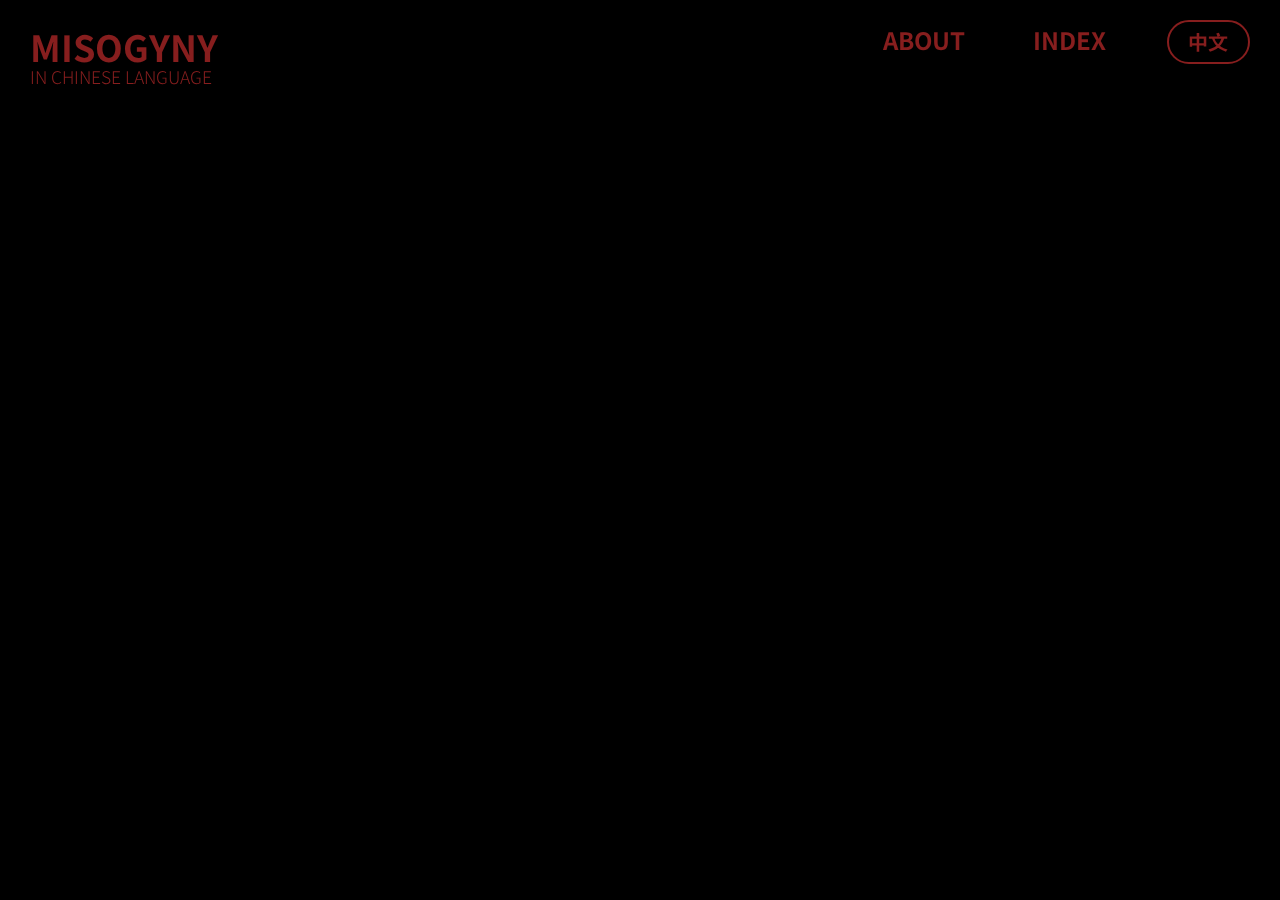
<file: index.html>
<!DOCTYPE html>
<html>
<head>
	<meta charset="utf-8">
	<meta name="viewport" content="width=device-width, initial-scale=1">
	<title>中文中的厌女 Misogyny in Chinese Language</title>
	<link rel="stylesheet" href="assets/main.css">
    <link rel="preconnect" href="https://fonts.googleapis.com">
    <link rel="preconnect" href="https://fonts.gstatic.com" crossorigin>
    <link href="https://fonts.googleapis.com/css2?family=Noto+Sans+SC:wght@100;300;400;500;700;900&family=Noto+Sans+TC:wght@100;300;400;500;700;900&family=Noto+Serif+SC:wght@200;300;400;500;600;700;900&family=Noto+Serif+TC:wght@200;300;400;500;600;700;900&display=swap" rel="stylesheet">
</head>
<body>

    <div class="container">
        <div class="titleeng">
            <div class="maintitle">Misogyny</div>
            <div class="subtitle">in Chinese Language</div>
            <div class="language">中文</div>
        </div>
        
        <div class="menu">
            <div class="about"><a href=./about/index.html>About</a></div>
            <div class="index"><a href=./index/index.html>Index</a></div>
        </div>
            <div id="data-output" class="resize"></div>
    </div>

    <script src="assets/main.js"></script>

</body>
</html>
</file>
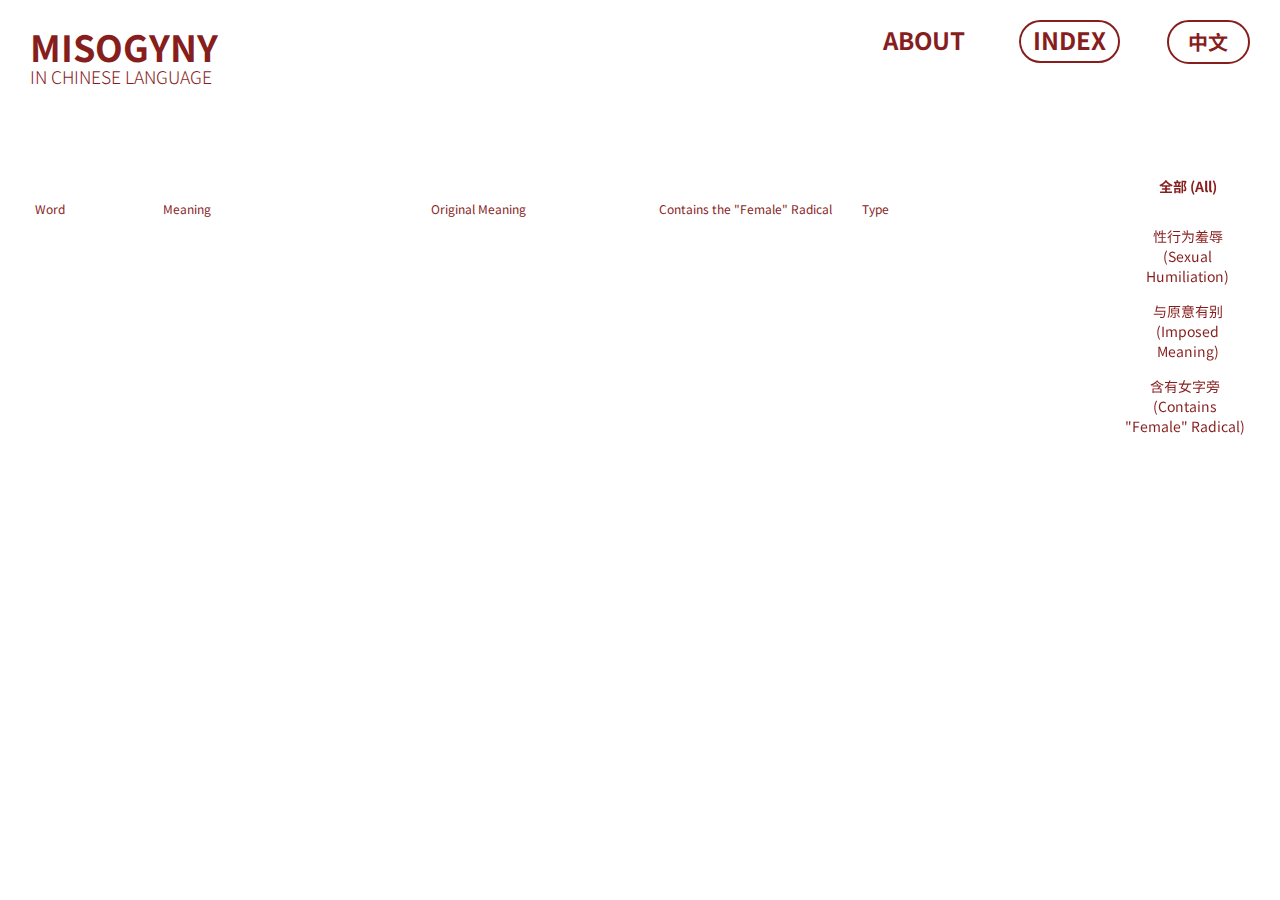
<file: index/index.html>
<!DOCTYPE html>
<html>
<head>
	<meta charset="utf-8">
	<meta name="viewport" content="width=device-width, initial-scale=1">
	<title>Index</title>
	<link rel="stylesheet" href="assets/main.css">
    <link rel="preconnect" href="https://fonts.googleapis.com">
    <link rel="preconnect" href="https://fonts.gstatic.com" crossorigin>
    <link href="https://fonts.googleapis.com/css2?family=Noto+Sans+SC:wght@100;300;400;500;700;900&family=Noto+Sans+TC:wght@100;300;400;500;700;900&family=Noto+Serif+SC:wght@200;300;400;500;600;700;900&family=Noto+Serif+TC:wght@200;300;400;500;600;700;900&display=swap" rel="stylesheet">
</head>
<body>

    <div class="container">
        <div class="titleeng">
            <a href="../index.html">
            <div class="maintitle">Misogyny</div>
            <div class="subtitle">in Chinese Language</div>
            </a>
             <div class="language">中文</div>
        </div>
        
        <div class="menu">
            <div class="about"><a href="../about/index.html">About</a></div>
            <div class="index"><a href="../index/index.html">Index</a></div>
        </div>
    </div>
            <div class="columnlead">
                <div class="column1">Word</div>
                <div class="column2">Meaning</div>
                <div class="column3">Original Meaning</div>
                <div class="column4">Contains the "Female" Radical</div>
                <div class="column5">Type</div>
            </div>
            <div id="grid-container"></div>

        <div class="button-container">
            <button id="filter-all">全部 (All)</button>
            <button id="filter-imposed">与原意有别 (Imposed Meaning)</button>
            <button id="filter-fem">含有女字旁 (Contains "Female" Radical) </button>
            <button id="filter-humi">性行为羞辱 (Sexual Humiliation) </button>
            <div id="count"></div>
        </div>

        <div id="phone-grid"></div>

    <script src="assets/main.js"></script>

</body>
</html>
</file>
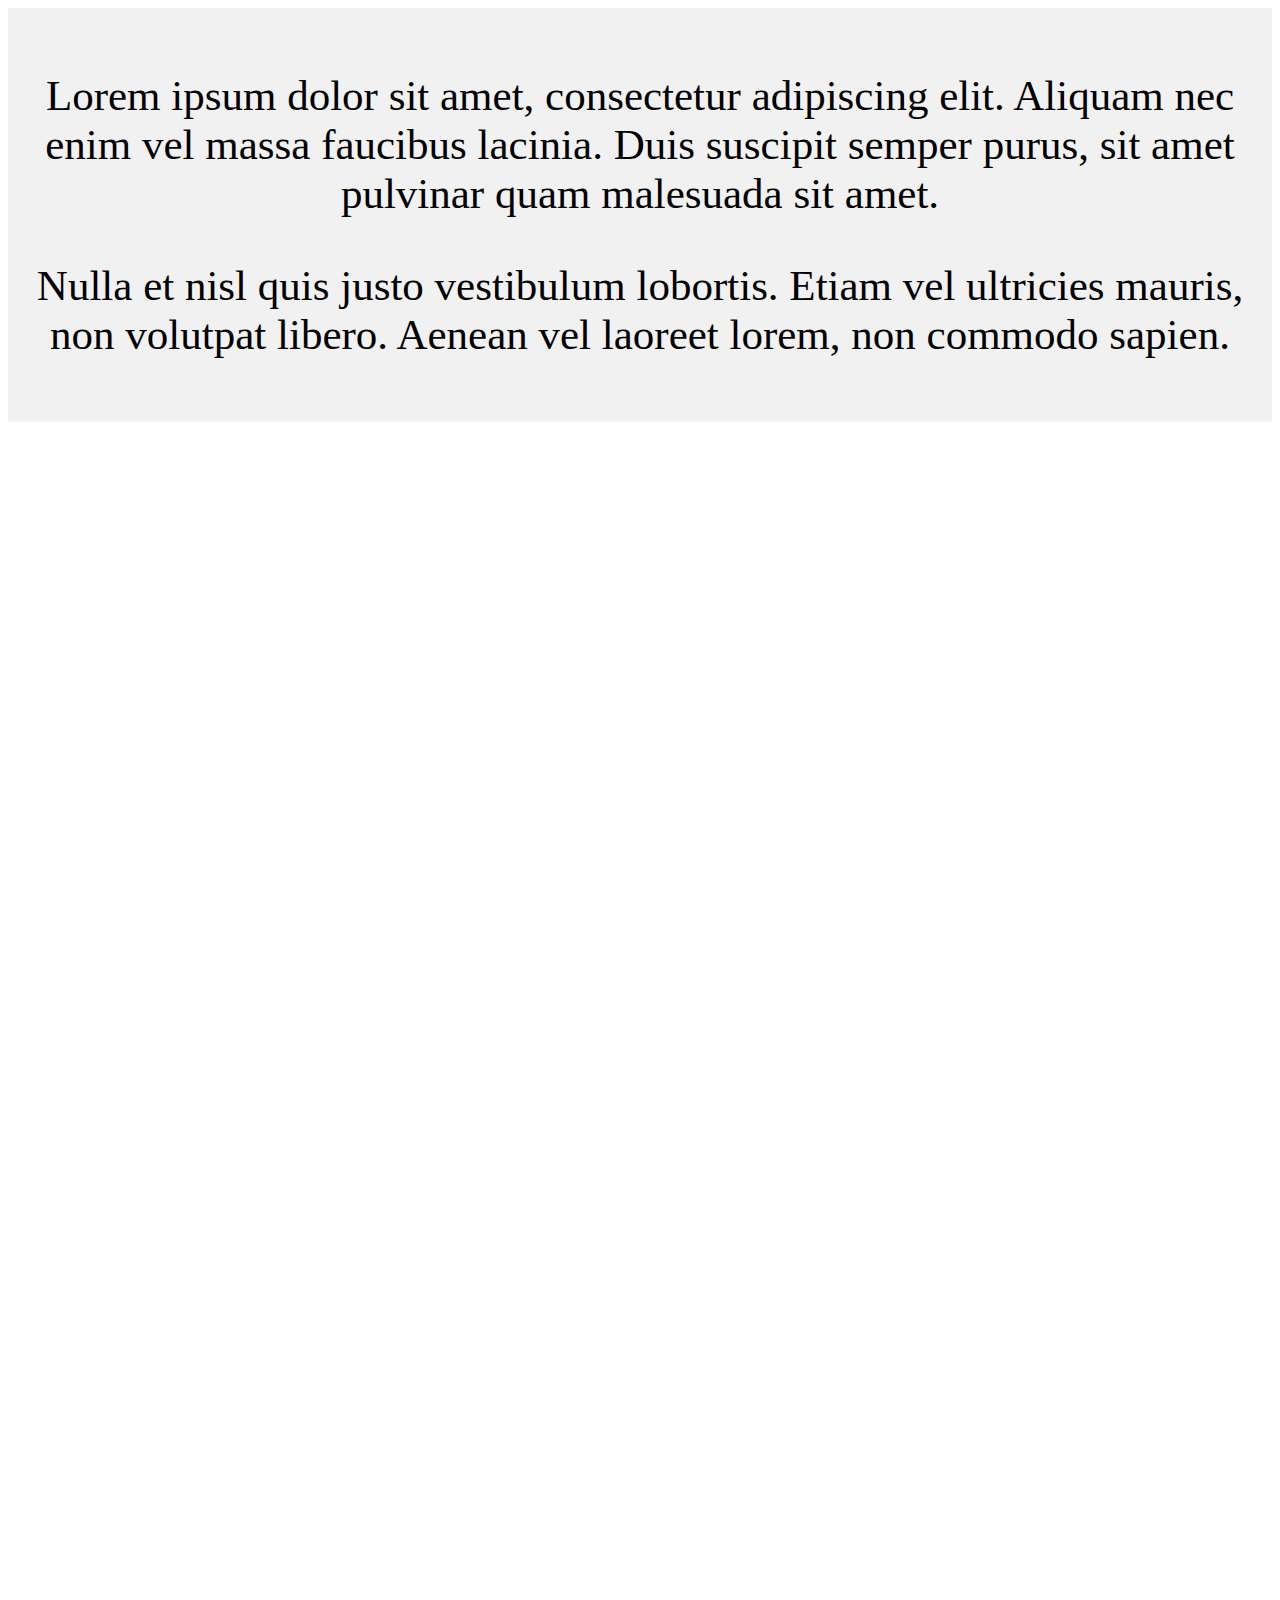
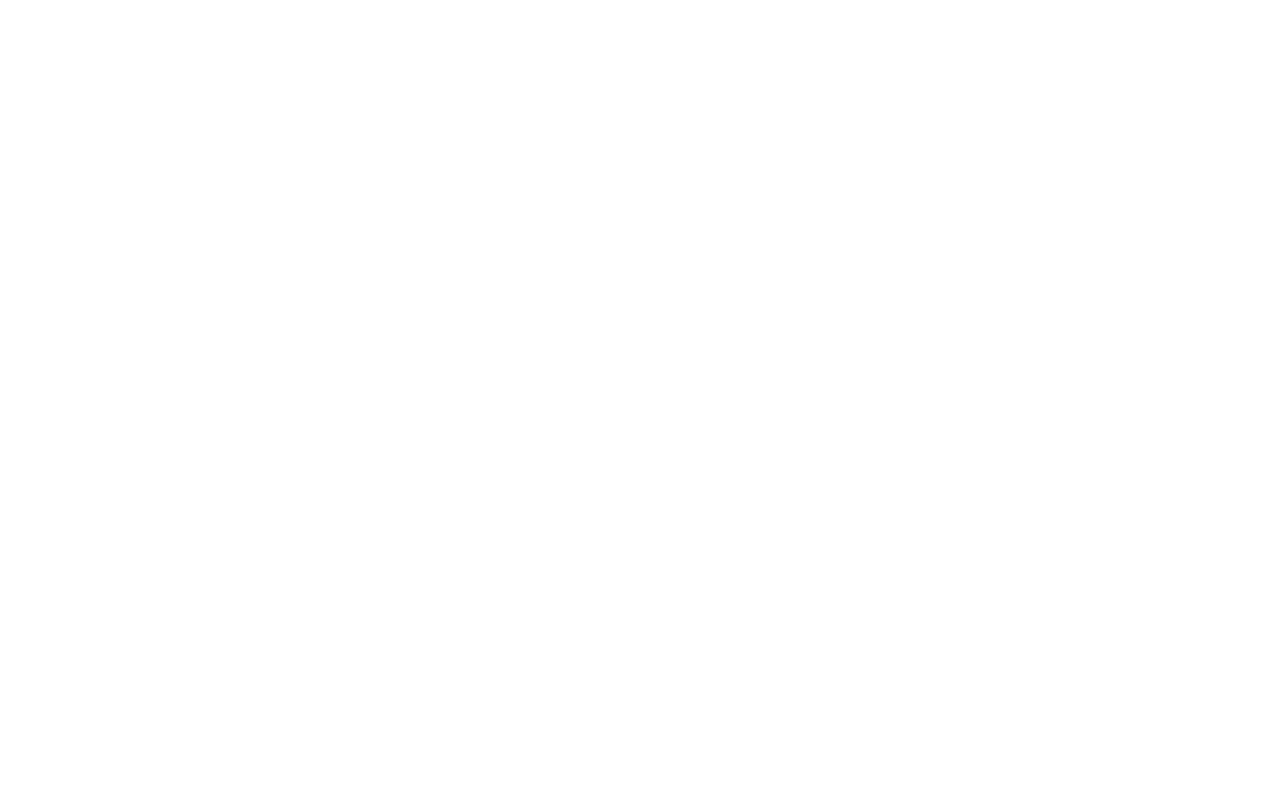
<file: trial/index.html>
<!DOCTYPE html>
<html>
<head>
	<style>
		#myDiv {
			background-color: #f1f1f1;
			padding: 20px;
			text-align: center;
			font-size: 16px; /* Default font size */
		}
	</style>
</head>
<body onload="adjustFontSize()">
	<div id="myDiv">
		<p>Lorem ipsum dolor sit amet, consectetur adipiscing elit. Aliquam nec enim vel massa faucibus lacinia. Duis suscipit semper purus, sit amet pulvinar quam malesuada sit amet.</p>
		<p>Nulla et nisl quis justo vestibulum lobortis. Etiam vel ultricies mauris, non volutpat libero. Aenean vel laoreet lorem, non commodo sapien.</p>
	</div>
	<script>
		function adjustFontSize() {
			var windowHeight = window.innerHeight;
			var myDivHeight = document.getElementById("myDiv").offsetHeight;
			var currentFontSize = parseInt(window.getComputedStyle(document.getElementById("myDiv")).fontSize);

			var newFontSize = Math.floor(currentFontSize * (windowHeight / myDivHeight));
			document.getElementById("myDiv").style.fontSize = newFontSize + "px";
		}
		window.onresize = adjustFontSize;
	</script>
</body>
</html>
</file>
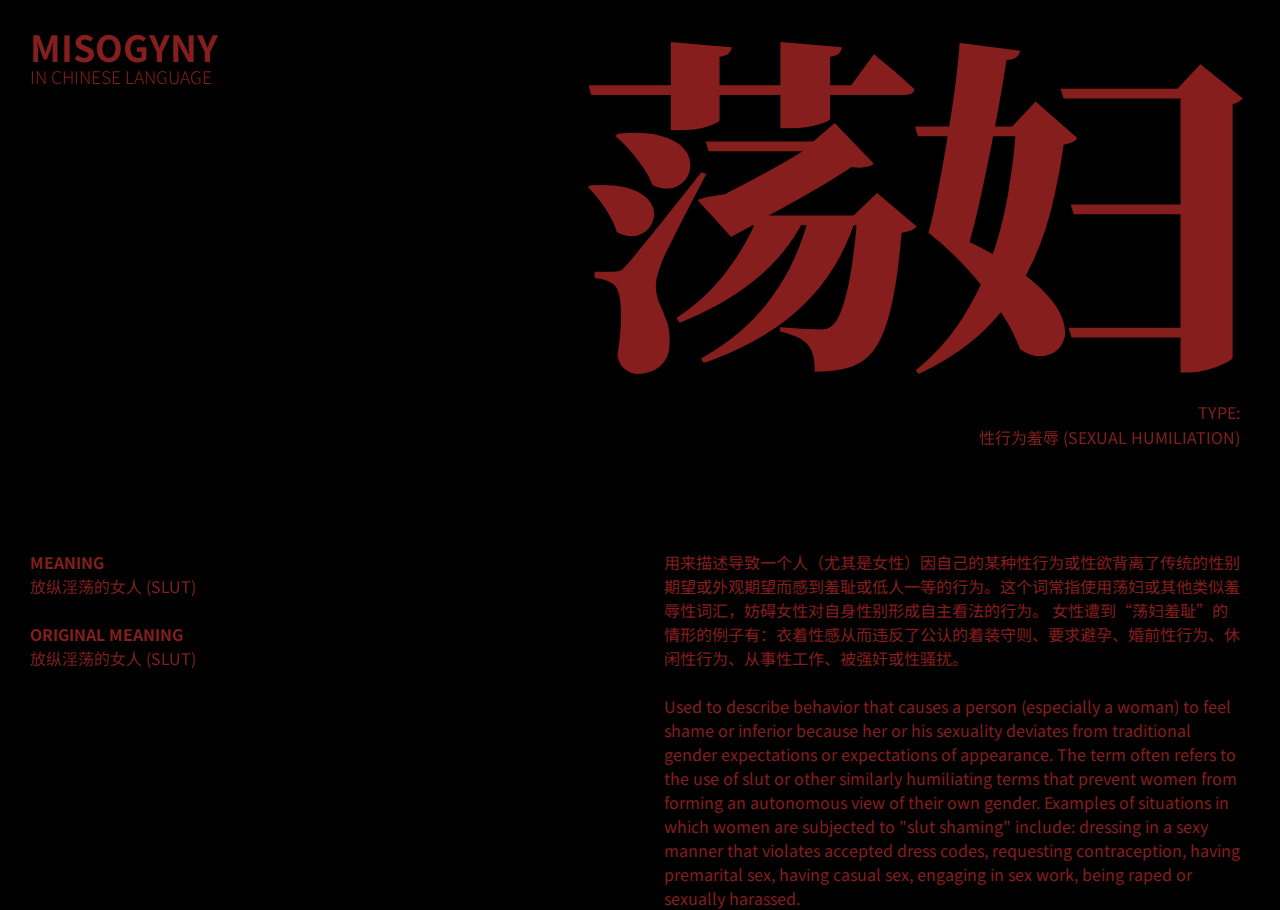
<file: word2/index.html>
<!DOCTYPE html>
<html>
<head>
	<meta charset="utf-8">
	<meta name="viewport" content="width=device-width, initial-scale=1">
	<title>荡妇</title>
	<link rel="stylesheet" href="assets/main.css">
    <link rel="preconnect" href="https://fonts.googleapis.com">
    <link rel="preconnect" href="https://fonts.gstatic.com" crossorigin>
    <link href="https://fonts.googleapis.com/css2?family=Noto+Sans+SC:wght@100;300;400;500;700;900&family=Noto+Sans+TC:wght@100;300;400;500;700;900&family=Noto+Serif+SC:wght@200;300;400;500;600;700;900&family=Noto+Serif+TC:wght@200;300;400;500;600;700;900&display=swap" rel="stylesheet">
</head>
<body>

	<div class="black"></div>

    <div class="container">
        <div class="titleeng">
            <a href="../index.html">
            <div class="maintitle">Misogyny</div>
            <div class="subtitle">in Chinese Language</div>
            </a>
        </div>
	</div>

	<div class="content">
		<div class="detailword">荡妇</div>
	</div>

	<div class="def">
		<div class="meaning">Meaning</div>
		<div class="def1">放纵淫荡的女人 (slut)</div>
		<br>
		<div class="origin">original Meaning</div>
		<div class="def2">放纵淫荡的女人 (slut)</div>
	</div>

	<div class="tag">
		<div class="type">Type:</div>
		<a href="../index/index.html">性行为羞辱 (Sexual Humiliation)</a>
	</div>


	<div class="exp">
		<div class="p">用来描述导致一个人（尤其是女性）因自己的某种性行为或性欲背离了传统的性别期望或外观期望而感到羞耻或低人一等的行为。这个词常指使用荡妇或其他类似羞辱性词汇，妨碍女性对自身性别形成自主看法的行为。
			女性遭到“荡妇羞耻”的情形的例子有：衣着性感从而违反了公认的着装守则、要求避孕、婚前性行为、休闲性行为、从事性工作、被强奸或性骚扰。
			<br>
			<br>
			Used to describe behavior that causes a person (especially a woman) to feel shame or inferior because her or his sexuality deviates from traditional gender expectations or expectations of appearance. The term often refers to the use of slut or other similarly humiliating terms that prevent women from forming an autonomous view of their own gender.
			Examples of situations in which women are subjected to "slut shaming" include: dressing in a sexy manner that violates accepted dress codes, requesting contraception, having premarital sex, having casual sex, engaging in sex work, being raped or sexually harassed.</div>
	</div>

</body>
</html>
</file>
<file: assets/main.css>
body  {
    background-color: black;
    overflow-y: hidden;
}

.maintitle {
font-family: 'Noto Sans SC';
font-style: normal;
font-weight: 700;
font-size: 36px;
line-height: 53px;
text-transform: uppercase;

color: #871E1E;
position: fixed;
top: 20px;
left: 30px;
}

.subtitle {
    font-family: 'Noto Sans SC';
    font-style: normal;
    font-weight: 300;
    font-size: 17.5px;
    line-height: 53px;
    text-transform: uppercase;
    
    color: #871E1E;
    position: fixed;
    top: 50px;
    left: 30px;
}

.about {

    font-family: 'Noto Sans SC';
    font-style: normal;
    font-weight: 700;
    font-size: 24px;
    line-height: 36px;
    text-transform: uppercase;
    border: 2.5px solid transparent;
    color: #871E1E;
    width: 95px;
    position: fixed;
    right: 300px;
    top: 20px;
    padding-left: 12px;
    padding-bottom: 3px;
}

.about:hover {
    border: 2.5px solid #871E1E;
    border-radius: 50px;
}

.index {
    font-family: 'Noto Sans SC';
    font-style: normal;
    font-weight: 700;
    font-size: 24px;
    line-height: 36px;
    text-transform: uppercase;
    border: 2.5px solid transparent;
    color: #871E1E;
    width: 85px;
    position: fixed;
    right: 160px;
    top: 20px;
    padding-left: 12px;
    padding-bottom: 3px;
}

.index:hover {
    border: 2.5px solid #871E1E;
    border-radius: 50px;
}

.language {
    font-family: 'Noto Sans SC';
    font-style: normal;
    font-weight: 700;
    font-size: 20px;
    line-height: 36px;
    text-transform: uppercase;
    border: 2.5px solid #871E1E;
    border-radius: 50px;
    color: #871E1E;
    width: 60px;
    height: 30px;
    position: fixed;
    right: 30px;
    top: 20px;
    padding-left: 19px;
    padding-top: 1.5px;
    padding-bottom: 8px;
}

a:link { 
    text-decoration: none; 
    color: #871E1E;

}
a:visited { 
    text-decoration: none; color: #871E1E;
}
a:hover { text-decoration: none; }
a:active { text-decoration: none; }

#data-output {
    color: #871E1E;
    font-family: 'Noto Serif SC', serif;
    font-weight: 900;
    position: absolute;
    top: 65px;
    left: 135px;
    border: 1px solid transparent;
    width: 800px;
}

.word1 {
 /* 破鞋 */

font-family: 'Noto Serif SC';
font-style: normal;
font-weight: 900;
font-size: 180px;
letter-spacing: -0.05em;
line-height: 150px;

color: #871E1E;
position: absolute;
left: 10px;
top: 50px;
width: 350px;
}

.word1:hover {
    cursor: pointer;
}

.word2 {
/* 荡妇 */

font-family: 'Noto Serif SC';
font-style: normal;
font-weight: 900;
font-size: 280px;
line-height: 250px;
/* or 100% */
letter-spacing: -0.05em;
color: #871E1E;
position: absolute;
top: 220px;
left: 175px;
width: 550px;
}

.word3 {
/* 黑木耳 */
font-family: 'Noto Serif SC';
font-style: normal;
font-weight: 900;
font-size: 128px;
line-height: 184px;
letter-spacing: -0.05em;

color: #871E1E;
position: absolute;
top: 55px;
left: 362px;
width: 100%;
}

.word4 {
/* 捞女 */
font-family: 'Noto Serif SC';
font-style: normal;
font-weight: 900;
font-size: 100px;
line-height: 138px;
letter-spacing: -0.05em;
color: #871E1E;
position: absolute;
top: 200px;
left: -10px;
width: 100%;
}

.word5 {
/* 女拳 */
font-family: 'Noto Serif SC';
font-style: normal;
font-weight: 900;
font-size: 110px;
line-height: 138px;
letter-spacing: -0.05em;

color: #871E1E;
position: absolute;
left: 470px;
top: 470px;
width: 100%;
}

.word6 {
/* 娼妓 */
font-family: 'Noto Serif SC';
font-style: normal;
font-weight: 900;
font-size: 170px;
line-height: 244px;
letter-spacing: -0.05em;

color: #871E1E;
position: absolute;
left: 710px;
top: 140px;
width: 100%;
}

.word7 {
/* 嫉妒 */
font-family: 'Noto Serif SC';
font-style: normal;
font-weight: 900;
font-size: 200px;
line-height: 287px;
letter-spacing: -0.05em;

color: #871E1E;
position: absolute;
top: 300px;
left: 980px;
width: 100%;
}

.word8 {
    /* 公交车 */
font-family: 'Noto Serif SC';
font-style: normal;
font-weight: 900;
font-size: 128px;
line-height: 184px;
letter-spacing: -0.05em;

color: #871E1E;
position: absolute;
top: 460px;
left: 100px;
width: 100%;
}

.word9 {
/* 坦克 */
font-family: 'Noto Serif SC';
font-style: normal;
font-weight: 900;
font-size: 128px;
line-height: 184px;
letter-spacing: -0.05em;

color: #871E1E;
position: absolute;
left: 730px;
top: 30px;
width: 100%;
}

.word10 {
/* 母狗 */
font-family: 'Noto Serif SC';
font-style: normal;
font-weight: 900;
font-size: 280px;
line-height: 402px;
letter-spacing: -0.05em;

color: #871E1E;
position: absolute;
left: 1025px;
width: 100%;
}

.word11 {
    /* 幕刃 */
    font-family: 'Noto Serif SC';
    font-style: normal;
    font-weight: 900;
    font-size: 125px;
    line-height: 402px;
    letter-spacing: -0.05em;
    
    color: #871E1E;
    position: absolute;
    left: 1370px;
    top: 210px;
    width: 100%;
}

.word12 {
        /* 名媛 */
        font-family: 'Noto Serif SC';
        font-style: normal;
        font-weight: 900;
        font-size: 260px;
        line-height: 402px;
        letter-spacing: -0.05em;
        
        color: #871E1E;
        position: absolute;
        left: 1610px;
        top: 150px; 
        width: 100%;   
}

.word13 {
    /* 婊子 */
    font-family: 'Noto Serif SC';
    font-style: normal;
    font-weight: 900;
    font-size: 225px;
    line-height: 402px;
    letter-spacing: -0.05em;
    
    color: #871E1E;
    position: absolute;
    left: 2105px;
    top: 95px; 
    width: 100%;  
}

.word14 {
    /* 傻逼 */
    font-family: 'Noto Serif SC';
    font-style: normal;
    font-weight: 900;
    font-size: 130px;
    line-height: 402px;
    letter-spacing: -0.05em;
    
    color: #871E1E;
    position: absolute;
    left: 2035px;
    top: -80px; 
    width: 100%;  
}

.word15 {
        /* 奴 */
        font-family: 'Noto Serif SC';
        font-style: normal;
        font-weight: 900;
        font-size: 275px;
        line-height: 402px;
        letter-spacing: -0.05em;
        
        color: #871E1E;
        position: absolute;
        left: 708px;
        top: 275px;
        width: 100%;
}

.word16 {
        /* 婢 */
        font-family: 'Noto Serif SC';
        font-style: normal;
        font-weight: 900;
        font-size: 150px;
        line-height: 402px;
        letter-spacing: -0.05em;
        
        color: #871E1E;
        position: absolute;
        left: 1300px;
        top: 350px; 
        width: 100%;
}

.word17 {
    /* 长舌妇 */
    font-family: 'Noto Serif SC';
    font-style: normal;
    font-weight: 900;
    font-size: 160px;
    line-height: 402px;
    letter-spacing: -0.05em;
    
    color: #871E1E;
    position: absolute;
    left: 1570px;
    top: -50px; 
    width: 100%;
}

.word18 {
    /* 小姐 */
    font-family: 'Noto Serif SC';
    font-style: normal;
    font-weight: 900;
    font-size: 170px;
    line-height: 402px;
    letter-spacing: -0.05em;
    
    color: #871E1E;
    position: absolute;
    left: 2090px;
    top: 290px; 
    width: 100%;
}

.word19 {
    /* 拜金女 */
    font-family: 'Noto Serif SC';
    font-style: normal;
    font-weight: 900;
    font-size: 220px;
    line-height: 402px;
    letter-spacing: -0.05em;
    
    color: #871E1E;
    position: absolute;
    left: 2420px;
    top: 310px; 
    width: 100%;
}

.word20 {
    /* 田园女权 */
    font-family: 'Noto Serif SC';
    font-style: normal;
    font-weight: 900;
    font-size: 120px;
    line-height: 402px;
    letter-spacing: -0.05em;
    
    color: #871E1E;
    position: absolute;
    left: 1500px;
    top: 345px; 
    width: 100%;
}

.word21 {
    /* 女司机 */
    font-family: 'Noto Serif SC';
    font-style: normal;
    font-weight: 900;
    font-size: 100px;
    line-height: 402px;
    letter-spacing: -0.05em;
    
    color: #871E1E;
    position: absolute;
    left: 2295px;
    top: -55px; 
    width: 100%;
}

.word22 {
    /* 女玩家 */
    font-family: 'Noto Serif SC';
    font-style: normal;
    font-weight: 900;
    font-size: 150px;
    line-height: 402px;
    letter-spacing: -0.05em;
    
    color: #871E1E;
    position: absolute;
    left: 4435px;
    top: 340px; 
    width: 100%;
}

.word23 {
    /* 母老虎 */ 
    font-family: 'Noto Serif SC';
    font-style: normal;
    font-weight: 900;
    font-size: 150px;
    line-height: 402px;
    letter-spacing: -0.05em;
    
    color: #871E1E;
    position: absolute;
    left: 2945px;
    top: -80px; 
    width: 100%;
}

.word24 {
    /* 狐狸精 */
    font-family: 'Noto Serif SC';
    font-style: normal;
    font-weight: 900;
    font-size: 130px;
    line-height: 402px;
    letter-spacing: -0.05em;
    
    color: #871E1E;
    position: absolute;
    left: 2540px;
    top: 145px; 
    width: 100%;
}

.word25 {
    /* 小三 */
    font-family: 'Noto Serif SC';
    font-style: normal;
    font-weight: 900;
    font-size: 200px;
    line-height: 402px;
    letter-spacing: -0.05em;
    
    color: #871E1E;
    position: absolute;
    left: 2565px;
    top: -25px; 
    width: 100%;
}

.word26 {
    /* 整容脸 */
    font-family: 'Noto Serif SC';
    font-style: normal;
    font-weight: 900;
    font-size: 125px;
    line-height: 402px;
    letter-spacing: -0.05em;
    
    color: #871E1E;
    position: absolute;
    left: 3515px;
    top: -60px; 
    width: 100%;

}

.word27 {
    /* 贱货 */ 
    font-family: 'Noto Serif SC';
    font-style: normal;
    font-weight: 900;
    font-size: 100px;
    line-height: 402px;
    letter-spacing: -0.05em;
    
    color: #871E1E;
    position: absolute;
    left: 2920px;
    top: 110px; 
    width: 100%;
}

.word28 {
    /* 鸡巴套子 */
    font-family: 'Noto Serif SC';
    font-style: normal;
    font-weight: 900;
    font-size: 80px;
    line-height: 402px;
    letter-spacing: -0.05em;
    
    color: #871E1E;
    position: absolute;
    left: 3050px;
    top: 320px; 
    width: 100%;
}

.word29 {
    /* 贱批 */
    font-family: 'Noto Serif SC';
    font-style: normal;
    font-weight: 900;
    font-size: 145px;
    line-height: 402px;
    letter-spacing: -0.05em;
    
    color: #871E1E;
    position: absolute;
    left: 3925px;
    top: 220px; 
    width: 100%;
}

.word30 {
    /* 母夜叉 */
    font-family: 'Noto Serif SC';
    font-style: normal;
    font-weight: 900;
    font-size: 100px;
    line-height: 402px;
    letter-spacing: -0.05em;
    
    color: #871E1E;
    position: absolute;
    left: 3895px;
    top: 90px; 
    width: 100%;
}

.word31 {
    /* 操你妈 */ 
    font-family: 'Noto Serif SC';
    font-style: normal;
    font-weight: 900;
    font-size: 280px;
    line-height: 402px;
    letter-spacing: -0.05em;
    
    color: #871E1E;
    position: absolute;
    left: 3115px;
    top: 130px; 
    width: 100%;
}

.word32 {
    /* 干你娘 */
    font-family: 'Noto Serif SC';
    font-style: normal;
    font-weight: 900;
    font-size: 220px;
    line-height: 402px;
    letter-spacing: -0.05em;
    
    color: #871E1E;
    position: absolute;
    left: 4470px;
    top: 155px; 
    width: 100%;
}

.word33 {
    /* 老处女 */
    font-family: 'Noto Serif SC';
    font-style: normal;
    font-weight: 900;
    font-size: 120px;
    line-height: 402px;
    letter-spacing: -0.05em;
    
    color: #871E1E;
    position: absolute;
    left: 4400px;
    top: -10px; 
    width: 100%;
}

.word34 {
    /* 奸 */
    font-family: 'Noto Serif SC';
    font-style: normal;
    font-weight: 900;
    font-size: 280px;
    line-height: 402px;
    letter-spacing: -0.05em;
    
    color: #871E1E;
    position: absolute;
    left: 4205px;
    top: 220px; 
    width: 100%;
}

.word35 {
    /* 妈卖批 */
    font-family: 'Noto Serif SC';
    font-style: normal;
    font-weight: 900;
    font-size: 150px;
    line-height: 402px;
    letter-spacing: -0.05em;
        
    color: #871E1E;
    position: absolute;
    left: 4755px;
    top: -30px; 
    width: 100%;
}

.word36 {
    /* 姨 */
    font-family: 'Noto Serif SC';
    font-style: normal;
    font-weight: 900;
    font-size: 250px;
    line-height: 402px;
    letter-spacing: -0.05em;
    
    color: #871E1E;
    position: absolute;
    left: 5110px;
    top: 275px; 
    width: 100%;
}

.word37 {
    /* 娘 */
    font-family: 'Noto Serif SC';
    font-style: normal;
    font-weight: 900;
    font-size: 220px;
    line-height: 402px;
    letter-spacing: -0.05em;
    
    color: #871E1E;
    position: absolute;
    left: 5270px;
    top: -45px; 
    width: 100%;
}

.word38 {
    /* 小太妹 */
    font-family: 'Noto Serif SC';
    font-style: normal;
    font-weight: 900;
    font-size: 150px;
    letter-spacing: -0.05em;
    
    color: #871E1E;
    position: absolute;
    left: 5380px;
    top: 230px; 
    width: 480px;
}

.word39 {
    /* 小仙女 */
    font-family: 'Noto Serif SC';
    font-style: normal;
    font-weight: 900;
    font-size: 180px;
    line-height: 402px;
    letter-spacing: -0.05em;
    
    color: #871E1E;
    position: absolute;
    left: 3880px;
    top: -60px; 
    width: 100%;
}

.word40 {
    /* 福利姬 */
        font-family: 'Noto Serif SC';
        font-style: normal;
        font-weight: 900;
        font-size: 120px;
        line-height: 402px;
        letter-spacing: -0.05em;
        
        color: #871E1E;
        position: absolute;
        left: 3355px;
        top: 340px; 
        width: 100%;
}

.word41 {
    /* 小公主 */
    font-family: 'Noto Serif SC';
    font-style: normal;
    font-weight: 900;
    font-size: 100px;
    letter-spacing: -0.05em;
    
    color: #871E1E;
    position: absolute;
    left: 5100px;
    top: 235px; 
    width: 300px;
    height: 150px;
}

@media screen and (max-width: 480px) and (min-width: 320px) {
    #data-output {
        color: #871E1E;
        font-family: 'Noto Serif SC', serif;
        font-weight: 900;
        position: absolute;
        top: 100px;
        left: 35px;
        border: 1px solid transparent;
        width: 800px;}

        .about {
            font-family: 'Noto Sans SC';
            font-style: normal;
            font-weight: 700;
            font-size: 24px;
            line-height: 36px;
            text-transform: uppercase;
            border: 2.5px solid #871E1E;
            border-radius: 50px;
            color: #871E1E;
            width: 95px;
            position: fixed;
            right: 20px;
            top: 25px;
            padding-left: 17px;
            padding-right: 3px;
            padding-bottom: 3px;
            cursor: pointer;
            background-color: black;
        }

        .index {
            font-family: 'Noto Sans SC';
            font-style: normal;
            font-weight: 700;
            font-size: 24px;
            line-height: 36px;
            text-transform: uppercase;
            border: 2.5px solid #871E1E;
            border-radius: 50px;
            color: #871E1E;
            width: 95px;
            position: fixed;
            right: 20px;
            top: 75px;
            padding-left: 20px;
            padding-bottom: 3px;
            cursor: pointer;
            background-color: black;
        }

        .language {
            top: 125px;
            background-color: black;
            width: 60px;
            position: fixed;
            right: 20px;
            background-color: black;
            padding-right: -10px;
        }

    }

@media screen and ( min-height: 900px ) { 
    #data-output {
        color: #871E1E;
        font-family: 'Noto Serif SC', serif;
        font-weight: 900;
        position: absolute;
        top: 110px;
        left: 210px;
        border: 1px solid transparent;
        width: 800px;
        transform: scale(1.2);
    }
    .about {

        font-family: 'Noto Sans SC';
        font-style: normal;
        font-weight: 700;
        font-size: 24px;
        line-height: 36px;
        text-transform: uppercase;
        border: 2.5px solid transparent;
        color: #871E1E;
        width: 95px;
        position: fixed;
        right: 300px;
        top: 20px;
        padding-left: 12px;
        padding-bottom: 3px;
    }
    
    .about:hover {
        border: 2.5px solid #871E1E;
        border-radius: 50px;
    }
    
    .index {
        font-family: 'Noto Sans SC';
        font-style: normal;
        font-weight: 700;
        font-size: 24px;
        line-height: 36px;
        text-transform: uppercase;
        border: 2.5px solid transparent;
        color: #871E1E;
        width: 85px;
        position: fixed;
        right: 160px;
        top: 20px;
        padding-left: 12px;
        padding-bottom: 3px;
    }
    
    .index:hover {
    }
    
    .language {
        font-family: 'Noto Sans SC';
        font-style: normal;
        font-weight: 700;
        font-size: 20px;
        line-height: 36px;
        text-transform: uppercase;
        border: 2.5px solid #871E1E;
        border-radius: 50px;
        color: #871E1E;
        width: 60px;
        height: 30px;
        position: fixed;
        right: 30px;
        top: 20px;
        padding-left: 19px;
        padding-top: 1.5px;
        padding-bottom: 8px;
    }
 }
</file>
<file: index/assets/main.css>
body  {
    overflow-x: hidden;
}

.menu {
    position: fixed;
    top: -10px;
    height: 125px;
    width: 105%;
    left: -10px;
    background-color: white;
    z-index: 1;
}

.maintitle {
font-family: 'Noto Sans SC';
font-style: normal;
font-weight: 700;
font-size: 36px;
line-height: 53px;
text-transform: uppercase;

color: #871E1E;
position: fixed;
top: 20px;
left: 30px;
z-index: 2;
}

.subtitle {
    font-family: 'Noto Sans SC';
    font-style: normal;
    font-weight: 300;
    font-size: 17.5px;
    line-height: 53px;
    text-transform: uppercase;
    
    color: #871E1E;
    position: fixed;
    top: 50px;
    left: 30px;
    z-index: 2;
}

.about {

    font-family: 'Noto Sans SC';
    font-style: normal;
    font-weight: 700;
    font-size: 24px;
    line-height: 36px;
    text-transform: uppercase;
    border: 2.5px solid transparent;
    color: #871E1E;
    width: 95px;
    position: fixed;
    right: 300px;
    top: 20px;
    padding-left: 12px;
    padding-bottom: 3px;
    z-index: 2;
}

.about:hover {
    border: 2.5px solid #871E1E;
    border-radius: 50px;
}

.index {
    font-family: 'Noto Sans SC';
    font-style: normal;
    font-weight: 700;
    font-size: 24px;
    line-height: 36px;
    text-transform: uppercase;
    border: 2.5px solid #871E1E;
    border-radius: 50px;
    color: #871E1E;
    width: 85px;
    position: fixed;
    right: 160px;
    top: 20px;
    padding-left: 12px;
    padding-bottom: 3px;
    cursor: pointer;
    z-index: 1;
}

.index:hover {
    border: 2.5px solid #871E1E;
    border-radius: 50px;
}

.language {
    font-family: 'Noto Sans SC';
    font-style: normal;
    font-weight: 700;
    font-size: 20px;
    line-height: 36px;
    text-transform: uppercase;
    border: 2.5px solid #871E1E;
    border-radius: 50px;
    color: #871E1E;
    width: 60px;
    height: 30px;
    position: fixed;
    right: 30px;
    top: 20px;
    padding-left: 19px;
    padding-top: 1.5px;
    padding-bottom: 8px;
    z-index: 2;
}

a:link { 
    text-decoration: none; 
    color: #871E1E;

}
a:visited { 
    text-decoration: none; color: #871E1E;
}
a:hover { text-decoration: none; }
a:active { text-decoration: none; }

#grid-container {
    color: #871E1E;
    position: absolute;
    top: 225px;
    left: 35px;
    display: grid;
    grid-template-columns: repeat(5, 1fr); /* Two columns with equal width */    
    grid-template-rows: 50px ;
    grid-template-columns: 100px 275px 225px 210px auto;
    width: 75%;
}


.word {
    font-family: 'Noto Serif SC';
    font-size: 24px;
    border-top: 1px solid #871E1E;
    grid-column: 1;
    padding-top: 8px; 
    padding-bottom: 175px; 
}

.mean {
    font-family: 'Noto Sans SC';
    font-size: 14px;
    grid-column: 2; 
    padding-left: 20px;
    padding-right: 40px;
    padding-top: 11px; 
    padding-bottom: 18px; 
    border-top: 1px solid #871E1E;
    grid-column: 2;
}

.trans {
    font-family: 'Noto Sans SC';
    font-size: 14px;
    padding-left: 20px;
    padding-right: 40px;
    grid-column: 2;

}

.origin {
    font-family: 'Noto Sans SC';
    font-size: 14px;
    padding-left: 20px;
    padding-right: 20px;
    border-top: 1px solid #871E1E;
    grid-column: 3;
    padding-top: 11px; 
}

.fem {
    font-family: 'Noto Sans SC';
    font-size: 14px;
    padding-left: 20px;
    padding-right: 80px;
    border-top: 1px solid #871E1E;
    grid-column: 4;
    padding-top: 11px; 
}

.type {
    font-family: 'Noto Sans SC';
    font-size: 14px;
    padding-left: 20px;
    padding-right: 20px;
    border-top: 1px solid #871E1E;
    grid-column: 5;
    padding-top: 11px; 
}

.originen {
    font-family: 'Noto Sans SC';
    font-size: 14px;   
    padding-left: 20px;
    padding-right: 20px;
    grid-column: 3;
}

.word1 {
    grid-column: 1;
    grid-row: 1 / 3;

}

.mean1 {
    grid-column: 2; 
    grid-row: 1;  

}

.trans1 {
    grid-row: 2;   
    grid-column: 2; 
}

.origin1 {
    grid-column: 3;   
    grid-row: 1;     
}

.originen1 {
    grid-column: 3;   
    grid-row: 2;  
}

.fem1 {
    grid-column: 4;   
    grid-row: 1;       
}

.type1 {
    grid-column: 5;   
    grid-row: 1;      
}

.word2 {
    grid-column: 1;
    grid-row: 3 / 6;
}

.mean2 {
    grid-column: 2;
    grid-row: 3;
}

.trans2 {
    grid-row: 4;     
}

.origin2 {
    grid-row: 3;   
}

.originen2 {
    grid-row: 4;  
}


.fem2 {
    grid-row: 3;   
}

.type2 {
    grid-row: 3;   
}

.word3 {
    grid-row: 6 / 9;
}

.mean3 {
    grid-row: 6;
}

.trans3 {
    grid-row: 7;     
}

.origin3 {
    grid-row: 6;   
}

.originen3 {
    grid-row: 7;  
}


.fem3 {
    grid-row: 6;   
}

.type3 {
    grid-row: 6;   
}

.word4 {
    grid-row: 9 / 12;
}

.mean4 {
    grid-row: 9;
}

.trans4 {
    grid-row: 10;     
}

.origin4 {
    grid-row: 9;   
}

.originen4 {
    grid-row: 10;  
}


.fem4 {
    grid-row: 9;   
}

.type4 {
    grid-row: 9;   
}

.word5 {
    grid-row: 12 / 15;
}

.mean5 {
    grid-row: 12;
}

.trans5 {
    grid-row: 13;     
}

.origin5 {
    grid-row: 12;   
}

.originen5 {
    grid-row: 13;  
}


.fem5 {
    grid-row: 12;   
}

.type5 {
    grid-row: 12;   
}

.word6 {
    grid-row: 15 / 18;
}

.mean6 {
    grid-row: 15;
}

.trans6 {
    grid-row: 16;     
}

.origin6 {
    grid-row: 15;   
}

.originen6 {
    grid-row: 16;  
}


.fem6 {
    grid-row: 15;   
}

.type6 {
    grid-row: 15;   
}

.word7 {
    grid-row: 18 / 21;
}

.mean7 {
    grid-row: 18;
}

.trans7 {
    grid-row: 19;     
}

.origin7 {
    grid-row: 18;   
}

.originen7 {
    grid-row: 19;  
}


.fem7 {
    grid-row: 18;   
}

.type7 {
    grid-row: 18;   
}

.word8 {
    grid-row: 21 / 24;
}

.mean8 {
    grid-row: 21;
}

.trans8 {
    grid-row: 22;     
}

.origin8 {
    grid-row: 21;   
}

.originen8 {
    grid-row: 22;  
}

.fem8 {
    grid-row: 21;   
}

.type8 {
    grid-row: 21;   
}

.word9 {
    grid-row: 24 / 27;
}

.mean9 {
    grid-row: 24;
}

.trans9 {
    grid-row: 25;     
}

.origin9 {
    grid-row: 24;   
}

.originen9 {
    grid-row: 25;  
}


.fem9 {
    grid-row: 24;   
}

.type9 {
    grid-row: 24;   
}

.word10 {
    grid-row: 27 / 30;
}

.mean10 {
    grid-row: 27;
}

.trans10 {
    grid-row: 28;     
}

.origin10 {
    grid-row: 27;   
}

.originen10 {
    grid-row: 28;  
}


.fem10 {
    grid-row: 27;   
}

.type10 {
    grid-row: 27;   
}

.word11 {
    grid-row: 30 / 33;
}

.mean11 {
    grid-row: 30;
}

.trans11 {
    grid-row: 31;     
}

.origin11 {
    grid-row: 30;   
}

.originen11 {
    grid-row: 31;  
}


.fem11 {
    grid-row: 30;   
}

.type11 {
    grid-row: 30;   
}

.word12 {
    grid-row: 33 / 36;
}

.mean12 {
    grid-row: 33;
}

.trans12 {
    grid-row: 34;     
}

.origin12 {
    grid-row: 33;   
}

.originen12 {
    grid-row: 34;  
}

.fem12 {
    grid-row: 33;   
}

.type12 {
    grid-row: 33;   
}

.word13 {
    grid-row: 36 / 39;
}

.mean13 {
    grid-row: 36;
}

.trans13 {
    grid-row: 37;     
}

.origin13 {
    grid-row: 36;   
}

.originen13 {
    grid-row: 37;  
}


.fem13 {
    grid-row: 36;   
}

.type13 {
    grid-row: 36;   
}

.word14 {
    grid-row: 39 / 42;
}

.mean14 {
    grid-row: 39;
}

.trans14 {
    grid-row: 40;     
}

.origin14 {
    grid-row: 39;   
}

.originen14 {
    grid-row: 40;  
}

.fem14 {
    grid-row: 39;   
}

.type14 {
    grid-row: 39;   
}

.word15 {
    grid-row: 42 / 45;
}

.mean15 {
    grid-row: 42;
}

.trans15 {
    grid-row: 43;     
}

.origin15 {
    grid-row: 42;   
}

.originen15 {
    grid-row: 43;  
}

.fem15 {
    grid-row: 42;   
}

.type15 {
    grid-row: 42;   
}

.word16 {
    grid-row: 45 / 48;
}

.mean16 {
    grid-row: 45;
}

.trans16 {
    grid-row: 46;     
}

.origin16 {
    grid-row: 45;   
}

.originen16 {
    grid-row: 46;  
}

.fem16 {
    grid-row: 45;   
}

.type16 {
    grid-row: 45;   
}

.word17 {
    grid-row: 48 / 51;
}

.mean17 {
    grid-row: 48;
}

.trans17 {
    grid-row: 49;     
}

.origin17 {
    grid-row: 48;   
}

.originen17 {
    grid-row: 49;  
}

.fem17 {
    grid-row: 48;   
}

.type17 {
    grid-row: 48;   
}

.word18 {
    grid-row: 51 / 54;
}

.mean18 {
    grid-row: 51;
}

.trans18 {
    grid-row: 52;     
}

.origin18 {
    grid-row: 51;   
}

.originen18 {
    grid-row: 52;  
}

.fem18 {
    grid-row: 51;   
}

.type18 {
    grid-row: 51;   
}

.word19 {
    grid-row: 54 / 57;
}

.mean19 {
    grid-row: 54;
}

.trans19 {
    grid-row: 55;     
}

.origin19 {
    grid-row: 54;   
}

.originen19 {
    grid-row: 55;  
}

.fem19 {
    grid-row: 54;   
}

.type19 {
    grid-row: 54;   
}

.word20 {
    grid-row: 57 / 60;
}

.mean20 {
    grid-row: 57;
}

.trans20 {
    grid-row: 58;     
}

.origin20 {
    grid-row: 57;   
}

.originen20 {
    grid-row: 58;  
}

.fem20 {
    grid-row: 57;   
}

.type20 {
    grid-row: 57;   
}

.word21 {
    grid-row: 60 / 63;
}

.mean21 {
    grid-row: 60;
}

.trans21 {
    grid-row: 61;     
}

.origin21 {
    grid-row: 60;   
}

.originen21 {
    grid-row: 61;  
}

.fem21 {
    grid-row: 60;   
}

.type21 {
    grid-row: 60;   
}

.word22 {
    grid-row: 63 / 66;
}

.mean22 {
    grid-row: 63;
}

.trans22 {
    grid-row: 64;     
}

.origin22 {
    grid-row: 63;   
}

.originen22 {
    grid-row: 64;  
}

.fem22 {
    grid-row: 63;   
}

.type22 {
    grid-row: 63;   
}

.word23{
    grid-row: 66 / 69;
}

.mean23 {
    grid-row: 66;
}

.trans23 {
    grid-row: 67;     
}

.origin23 {
    grid-row: 66;   
}

.originen23 {
    grid-row: 67;  
}

.fem23 {
    grid-row: 66;   
}

.type23 {
    grid-row: 66;   
}

.word24{
    grid-row: 69 / 72;
}

.mean24 {
    grid-row: 69;
}

.trans24 {
    grid-row: 70;     
}

.origin24 {
    grid-row: 69;   
}

.originen24 {
    grid-row: 70;  
}

.fem24 {
    grid-row: 69;   
}

.type24 {
    grid-row: 69;   
}

.word25{
    grid-row: 120 / 123;
}

.mean25 {
    grid-row: 120;
}

.trans25 {
    grid-row: 121;     
}

.origin25 {
    grid-row: 120;   
}

.originen25 {
    grid-row: 121;  
}

.fem25 {
    grid-row: 120;   
}

.type25 {
    grid-row: 120;   
}

.word26 {
    grid-row: 72 / 75;
}

.mean26 {
    grid-row: 72;
}

.trans26 {
    grid-row: 73;     
}

.origin26 {
    grid-row: 72;   
}

.originen26 {
    grid-row: 73;  
}

.fem26 {
    grid-row: 72;   
}

.type26 {
    grid-row: 72;   
}

.word27 {
    grid-row: 75 / 78;
}

.mean27 {
    grid-row: 75;
}

.trans27 {
    grid-row: 76;     
}

.origin27 {
    grid-row: 75;   
}

.originen27 {
    grid-row: 76;  
}

.fem27 {
    grid-row: 75;   
}

.type27 {
    grid-row: 75;   
}

.word28 {
    grid-row: 78 / 81;
}

.mean28 {
    grid-row: 78;
}

.trans28 {
    grid-row: 79;     
}

.origin28 {
    grid-row: 78;   
}

.originen28 {
    grid-row: 79;  
}

.fem28 {
    grid-row: 78;   
}

.type28 {
    grid-row: 78;   
}

.word29 {
    grid-row: 81 / 84;
}

.mean29 {
    grid-row: 81;
}

.trans29 {
    grid-row: 82;     
}

.origin29 {
    grid-row: 81;   
}

.originen29 {
    grid-row: 82;  
}

.fem29 {
    grid-row: 81;   
}

.type29 {
    grid-row: 81;   
}

.word30 {
    grid-row: 84 / 87;
}

.mean30 {
    grid-row: 84;
}

.trans30 {
    grid-row: 85;     
}

.origin30 {
    grid-row: 84;   
}

.originen30 {
    grid-row: 85;  
}

.fem30 {
    grid-row: 84;   
}

.type30 {
    grid-row: 84;   
}

.word31 {
    grid-row: 87 / 90;
}

.mean31 {
    grid-row: 87;
}

.trans31 {
    grid-row: 88;     
}

.origin31 {
    grid-row: 87;   
}

.originen31 {
    grid-row: 88;  
}

.fem31 {
    grid-row: 87;   
}

.type31 {
    grid-row: 87;   
}

.word32 {
    grid-row: 90 / 93;
}

.mean32 {
    grid-row: 90;
}

.trans32 {
    grid-row: 91;     
}

.origin32 {
    grid-row: 90;   
}

.originen32 {
    grid-row: 91;  
}

.fem32 {
    grid-row: 90;   
}

.type32 {
    grid-row: 90;   
}

.word33 {
    grid-row: 93 / 96;
}

.mean33 {
    grid-row: 93;
}

.trans33 {
    grid-row: 94;     
}

.origin33 {
    grid-row: 93;   
}

.originen33 {
    grid-row: 94;  
}

.fem33 {
    grid-row: 93;   
}

.type33 {
    grid-row: 93;   
}

.word34 {
    grid-row: 96 / 99;
}

.mean34 {
    grid-row: 96;
}

.trans34 {
    grid-row: 97;     
}

.origin34 {
    grid-row: 96;   
}

.originen34 {
    grid-row: 97;  
}

.fem34 {
    grid-row: 96;   
}

.type34 {
    grid-row: 96;   
}

.word35 {
    grid-row: 99 / 102;
}

.mean35 {
    grid-row: 99;
}

.trans35 {
    grid-row: 100;     
}

.origin35 {
    grid-row: 99;   
}

.originen35 {
    grid-row: 100;  
}

.fem35 {
    grid-row: 99;   
}

.type35 {
    grid-row: 99;   
}

.word36 {
    grid-row: 102 / 105;
}

.mean36 {
    grid-row: 102;
}

.trans36 {
    grid-row: 103;     
}

.origin36 {
    grid-row: 102;   
}

.originen36 {
    grid-row: 103;  
}

.fem36 {
    grid-row: 102;   
}

.type36 {
    grid-row: 102;   
}

.word37 {
    grid-row: 105 / 108;
}

.mean37 {
    grid-row: 105;
}

.trans37 {
    grid-row: 106;     
}

.origin37 {
    grid-row: 105;   
}

.originen37 {
    grid-row: 106;  
}

.fem37 {
    grid-row: 105;   
}

.type37 {
    grid-row: 105;   
}

.word38 {
    grid-row: 108 / 111;
}

.mean38 {
    grid-row: 108;
}

.trans38 {
    grid-row: 109;     
}

.origin38 {
    grid-row: 108;   
}

.originen38 {
    grid-row: 109;  
}

.fem38 {
    grid-row: 108;   
}

.type38 {
    grid-row: 108;   
}

.word39 {
    grid-row: 111 / 114;
}

.mean39 {
    grid-row: 111;
}

.trans39 {
    grid-row: 112;     
}

.origin39 {
    grid-row: 111;   
}

.originen39 {
    grid-row: 112;  
}

.fem39 {
    grid-row: 111;   
}

.type39 {
    grid-row: 111;   
}

.word40 {
    grid-row: 114 / 117;
}

.mean40 {
    grid-row: 114;
}

.trans40 {
    grid-row: 115;     
}

.origin40 {
    grid-row: 114;   
}

.originen40 {
    grid-row: 115;  
}

.fem40 {
    grid-row: 114;   
}

.type40 {
    grid-row: 114;   
}

.word41 {
    grid-row: 117 / 120;
}

.mean41 {
    grid-row: 117;
}

.trans41 {
    grid-row: 118;     
}

.origin41 {
    grid-row: 117;   
}

.originen41 {
    grid-row: 118;  
}

.fem41 {
    grid-row: 117;   
}

.type41 {
    grid-row: 117;   
}

.button-container {
    position: fixed;
    right: 0px;
    height: 700px;
    width: 200px;
}

#filter-all {
    font-family: 'Noto Sans SC';
    font-size: 14px;
    font-weight: 700;
    color: #871E1E;
    position: fixed;
    top: 175px;
    right: 30px;
    width: 125px;
    border: none;
    background-color: transparent;
}

#filter-imposed {
    font-family: 'Noto Sans SC';
    font-size: 14px;
    color: #871E1E;
    position: fixed;
    right: 30px;
    top: 300px;
    width: 125px;
    border: none;
    background-color: transparent;
}

#filter-imposed:hover {
    font-weight: 700;
}

#filter-fem {
    font-family: 'Noto Sans SC';
    font-size: 14px;
    color: #871E1E;
    position: fixed;
    right: 25px;
    top: 375px;
    width: 140px;
    border: none;
    background-color: transparent;
}

#filter-fem:hover {
    font-weight: 700;
}

#filter-humi {
    font-family: 'Noto Sans SC';
    font-size: 14px;
    color: #871E1E;
    position: fixed;
    width: 125px;
    right: 30px;
    top: 225px;
    border: none;
    background-color: transparent;
}

#filter-humi:hover {
    font-weight: 700;
}


#count {
    font-family: 'Noto Sans SC';
    font-size: 12px;
    font-weight: 700;
    color: #871E1E;
    position: fixed;
    width: 125px;
    right: 30px;
    bottom: 10px;
    border: none;
    background-color: transparent;
}

.columnlead {
    font-family: 'Noto Sans SC';
    font-size: 12px;
    color: #871E1E;
    position: absolute;
    top: 200px;
    width: 900px;
    left: 35px;
}

.column1 {
    display: inline-block;
    width: 125px;
}

.column2 {
    display: inline-block;
    width: 265px;
    
}

.column3 {
    display: inline-block;
    width: 225px;
}

.column4 {
    display: inline-block;
    width: 200px;
}

.column5 {
    display: inline-block;
    width: 30px;
}

#phone-grid {
    display: none;
}

@media screen and (max-width: 480px) and (min-width: 320px) {

    #grid-container {
        display: none;
    }

    #phone-grid {
        display: grid;
        grid-template-columns: repeat(1, 1fr);
        grid-template-columns: auto;
        width: 80%;
        position: absolute;
        top: 375px;
        left: 30px;
        border-top: 1px solid #871E1E;
    }

    .columnlead {
        display: none;
    }

    .head {
        border-top: 1px solid #871E1E;
        grid-column: 1;
    }

    .button-container {
    position: absolute;
    top: 150px;
    left: 0px;
    height: auto;
    width: 100%;
}

#filter-all {
    font-family: 'Noto Sans SC';
    font-size: 20px;
    font-weight: 700;
    color: #871E1E;
    position: absolute;
    top: 0px;
    left: 20px;
    width: 125px;
    border: 2px solid #871E1E;
    border-radius: 50px;
    background-color: transparent;
    padding-right: 12px;
    padding-left: 12px;
    padding-top: 8px;
    padding-bottom: 10px;
}

#filter-imposed {
    font-family: 'Noto Sans SC';
    font-size: 14px;
    color: #871E1E;
    position: absolute;
    top: 55px;
    left: 20px;
    width: 215px;
    border: 2px solid #871E1E;
    border-radius: 50px;
    background-color: transparent;
    padding-right: 12px;
    padding-left: 12px;
    padding-top: 8px;
    padding-bottom: 10px;
    padding-left: 12px;
    line-height: 1;
}

#filter-imposed:hover {
    font-weight: 700;
}

#filter-fem {
    font-family: 'Noto Sans SC';
    font-size: 14px;
    color: #871E1E;
    position: absolute;
    left: 20px;
    top: 109px;
    width: 215px;
    border: 2px solid #871E1E;
    border-radius: 50px;
    background-color: transparent;
    padding-top: 8px;
    padding-bottom: 10px;
    padding-right: 12px;
    padding-left: 12px;
    line-height: 1;
}

#filter-fem:hover {
    font-weight: 700;
}

#filter-humi {
    font-family: 'Noto Sans SC';
    font-size: 14px;
    color: #871E1E;
    position: absolute;
    width: 215px;
    left: 148px;
    top: 0px;
    border: 2px solid #871E1E;
    border-radius: 50px;
    background-color: transparent;
    padding-top: 8px;
    padding-bottom: 10px;
    padding-right: 12px;
    padding-left: 12px;
    line-height: 1;
}

#filter-humi:hover {
    font-weight: 700;
}

.head1 {
    font-family: 'Noto Sans SC';
    font-size: 14px;
    color: #871E1E;
    margin-bottom: 8px;
}

.head2 {
    font-family: 'Noto Sans SC';
    font-size: 14px;
    color: #871E1E;
    margin-bottom: 8px;
}

.head3 {
    font-family: 'Noto Sans SC';
    font-size: 14px;
    color: #871E1E;
    margin-bottom: 8px;
}

.head4 {
    font-family: 'Noto Sans SC';
    font-size: 14px;
    color: #871E1E;
    margin-bottom: 8px;
}

.wordp {
    font-size: 36px;
}

.meaningp {
    font-family: 'Noto Sans SC';
    font-size: 20px;
    color: #871E1E;
    line-height: 1;
}

.transp {
    font-family: 'Noto Sans SC';
    font-size: 20px;
    color: #871E1E;
    line-height: 1;
}

.originp {
    font-family: 'Noto Sans SC';
    font-size: 20px;
    color: #871E1E;
    line-height: 1;
}

.originenp {
    font-family: 'Noto Sans SC';
    font-size: 20px;
    color: #871E1E;
    line-height: 1;
}

.femp {
    font-family: 'Noto Sans SC';
    font-size: 20px;
    color: #871E1E;
    line-height: 1;
}

.typep {
    font-family: 'Noto Sans SC';
    font-size: 20px;
    color: #871E1E;
    line-height: 1;
}

.about {
    display: none;
}


.language {
    display: none;
}

.index {
    font-family: 'Noto Sans SC';
    font-style: normal;
    font-weight: 700;
    font-size: 24px;
    line-height: 36px;
    text-transform: uppercase;
    border: 2.5px solid #871E1E;
    border-radius: 50px;
    color: #871E1E;
    width: 85px;
    position: fixed;
    right: 20px;
    top: 25px;
    padding-left: 12px;
    padding-bottom: 3px;
    cursor: pointer;
}

.maintitle {
    font-family: 'Noto Sans SC';
    font-style: normal;
    font-weight: 700;
    font-size: 36px;
    line-height: 53px;
    text-transform: uppercase;
    
    color: #871E1E;
    position: fixed;
    top: 15px;
    left: 25px;
    }

    #count {
        font-family: 'Noto Sans SC';
        font-size: 14px;
        color: #871E1E;
        position: absolute;
        width: 200px;
        left: 30px;
        top: 200px;
        border: none;
        background-color: transparent;
    }

}
</file>
<file: word2/assets/main.css>
body  {
    background-color: black;
}

.maintitle {
font-family: 'Noto Sans SC';
font-style: normal;
font-weight: 700;
font-size: 36px;
line-height: 53px;
text-transform: uppercase;

color: #871E1E;
position: fixed;
top: 20px;
left: 30px;
}

.subtitle {
    font-family: 'Noto Sans SC';
    font-style: normal;
    font-weight: 300;
    font-size: 17.5px;
    line-height: 53px;
    text-transform: uppercase;
    
    color: #871E1E;
    position: fixed;
    top: 50px;
    left: 30px;
}

.detailword {
    /* 荡妇 */

    position: fixed;
width: 780px;
height: 300px;
right: 40px;
top: 40px;

font-family: 'Noto Serif SC';
font-style: normal;
font-weight: 900;
font-size: 350px;
line-height: 300px;
/* identical to box height, or 75% */
text-align: right;
letter-spacing: -0.05em;

color: #871E1E;

text-shadow: 0px 4px 4px rgba(0, 0, 0, 0.25);

}

.def {
    font-family: 'Noto Sans SC';
    font-style: normal;
    color: #871E1E;
    position: fixed;
    top: 550px;
    left: 30px;
    text-transform: uppercase;
}

.tag {
    font-family: 'Noto Sans SC';
    font-style: normal;
    color: #871E1E;
    position: fixed;
    right: 40px;
    top: 425px;
    text-transform: uppercase;

}

.exp {
    font-family: 'Noto Sans SC';
    font-style: normal;
    color: #871E1E;
    z-index: -1;
}

.p {
    position: absolute;
    right: 40px;
    top: 550px;
    width: 45%;
    z-index: -1;
}

a:link { 
    text-decoration: none; 
    color: #871E1E;

}
a:visited { 
    text-decoration: none; color: #871E1E;
}
a:hover { 
    text-decoration: underline;
 }

 .type {
    position: fixed;
    right: 40px;
    top: 400px;
 }

 .black {
    position: fixed;
    left: -10px;
    top: -10px;
    height: 500px;
    width: 105%;
    background-color: black;
 }

 .meaning {
    font-weight: 700;
 }

 .origin {
    font-weight: 700;
 }

 @media screen and (max-width: 480px) and (min-width: 320px) {
    .detailword {
        position: fixed;
        width: 780px;
        height: 300px;
        right: 20px;
        top: 60px;
        
        font-family: 'Noto Serif SC';
        font-style: normal;
        font-weight: 900;
        font-size: 200px;
        line-height: 300px;
        /* identical to box height, or 75% */
        text-align: right;
        letter-spacing: -0.05em;
        
        color: #871E1E;
        
        text-shadow: 0px 4px 4px rgba(0, 0, 0, 0.25);
    }

    .tag {
        font-family: 'Noto Sans SC';
        font-style: normal;
        color: #871E1E;
        position: fixed;
        left: 30px;
        top: 360px;
        text-transform: uppercase;
    
    }
    .type {
        position: fixed;
        left: 30px;
        top: 340px;
     }

     .def {
        top: 405px;
     }

     .p {
        position: absolute;
        left: 30px;
        top: 575px;
        width: 85%;
        z-index: -1;
    }

    .exp {
        font-family: 'Noto Sans SC';
        font-style: normal;
        color: #871E1E;
        z-index: -1;
        font-size: 20px;
    }

    .black {
        position: fixed;
        left: -10px;
        top: -10px;
        height: 575px;
        width: 105%;
        background-color: black;
     }
 }
</file>
